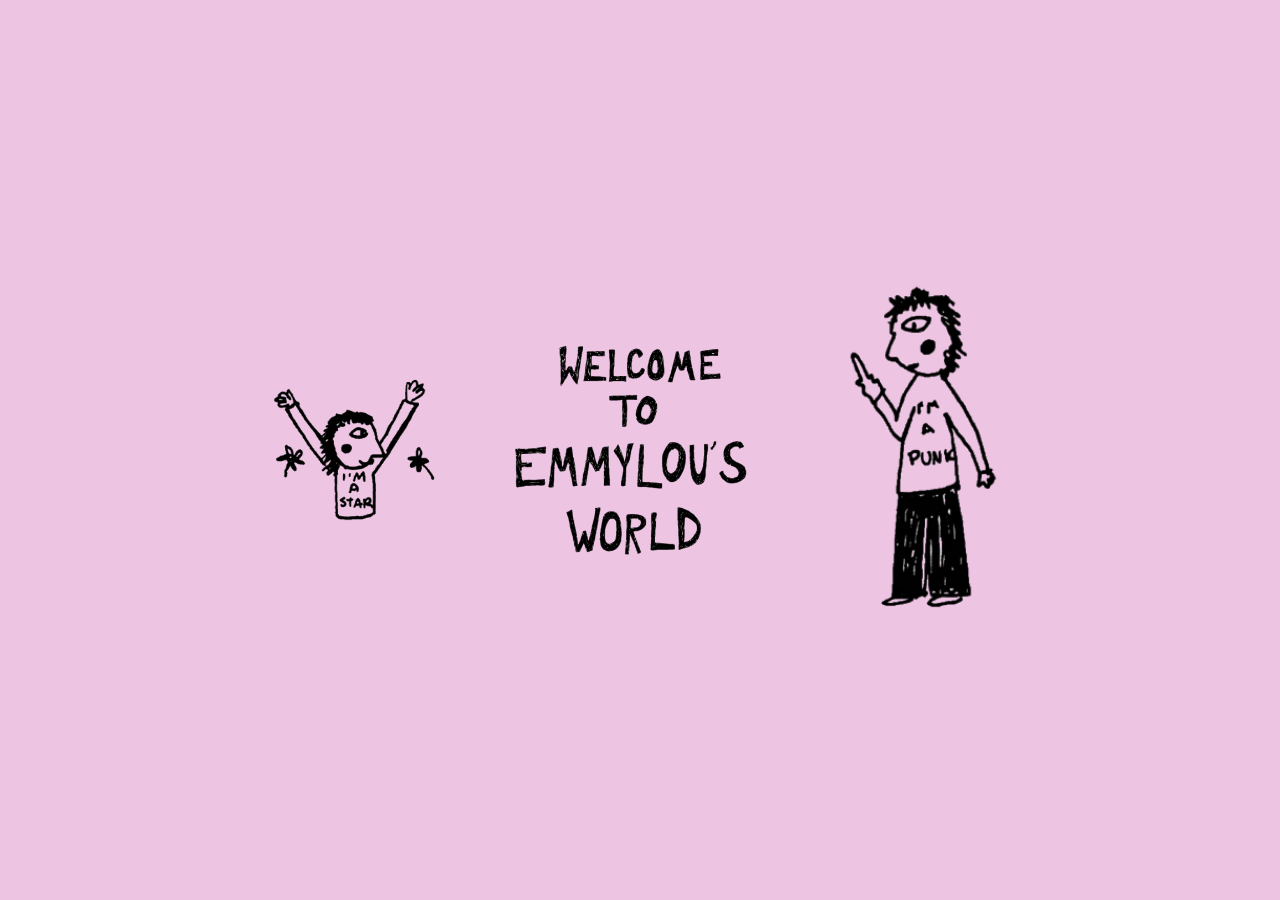
<file: index.html>
<!DOCTYPE html>
<html lang="en">
<head>
  <meta charset="UTF-8">
  <meta name="viewport" content="width=device-width, initial-scale=1.0">

  <!-- Pink URL bar on mobile -->
  <meta name="theme-color" content="#c8a4cc">

  <title>Emmylou's World</title>

  <meta name="description" content="Welcome to Emmylou's World.">
  <meta name="author" content="Emily Louise Rees">

  <!-- Social / Open Graph -->
  <meta property="og:type" content="website">
  <meta property="og:title" content="Emmylou's World">
  <meta property="og:description" content="Welcome to Emmylou's World.">
  <meta property="og:url" content="https://emmylourees.github.io/">
  <meta property="og:image" content="https://emmylourees.github.io/assets/images/hub/og_image.png">
  <meta name="twitter:card" content="summary_large_image">

  <!-- Shared design system -->
  <link rel="stylesheet" href="css/style.css">

  <style>
    /* -------------------------------------------------------
       Splash page styles
       The whole page is one big clickable link to the hub.
    ------------------------------------------------------- */

    /* Make the link fill the full viewport */
    .splash-link {
      display: block;
      width: 100%;
      min-height: 100vh;
    }

    /* Flex container: center the three images horizontally */
    .page {
      display: flex;
      align-items: center;
      justify-content: center;

      /* Some breathing room above and below on small screens */
      padding: 4vh 2vw;
      gap: 2vw;
    }

    /* Each image scales down on narrow screens */
    .splash-figure {
      width: clamp(80px, 15vw, 220px);
      height: auto;
    }

    .splash-title {
      width: clamp(140px, 25vw, 380px);
      height: auto;
    }

    /* Cursor hint */
    .splash-link {
      cursor: pointer;
    }

    /* Override the global a:hover opacity — whole-page link shouldn't dim */
    .splash-link:hover {
      opacity: 1;
    }

</style>
</head>

<body>

  <!--
    The entire page is wrapped in a single link.
    Clicking anywhere takes you to the hub.
  -->
  <a href="hub.html" class="splash-link" aria-label="Enter Emmylou's World">

    <div class="page">

      <!-- Left figure: person with arms raised, wearing "I'M A STAR" shirt -->
      <img
        class="splash-figure"
        src="assets/images/splash/figure_left.png"
        alt=""
        aria-hidden="true"
      >

      <!-- Centre: hand-lettered title "WELCOME TO EMMYLOU'S WORLD" -->
      <img
        class="splash-title"
        src="assets/images/splash/welcome_title.png"
        alt="Welcome to Emmylou's World"
      >

      <!-- Right figure: person pointing upward, wearing "I'M A PUNK" shirt -->
      <img
        class="splash-figure"
        src="assets/images/splash/figure_right.png"
        alt=""
        aria-hidden="true"
      >

    </div>

  </a>

</body>
</html>
</file>
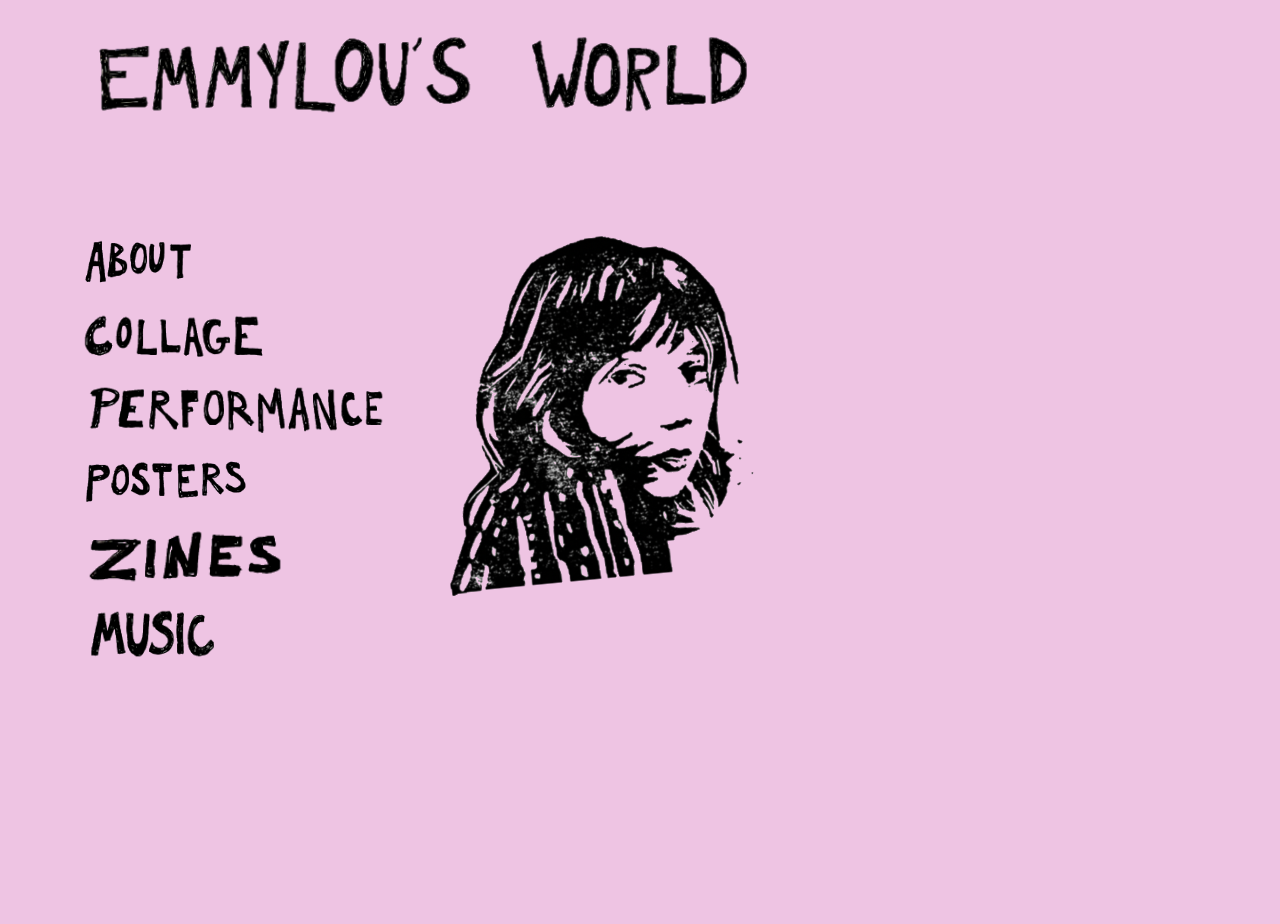
<file: hub.html>
<!DOCTYPE html>
<html lang="en">
<head>
  <meta charset="UTF-8">
  <meta name="viewport" content="width=device-width, initial-scale=1.0">

  <!-- Pink URL bar on mobile -->
  <meta name="theme-color" content="#c8a4cc">

  <title>Emmylou's World</title>

  <meta name="description" content="Art, posters, collage, performance, zines, and music by Emily Louise Rees.">
  <meta name="author" content="Emily Louise Rees">

  <!-- Social / Open Graph -->
  <meta property="og:type" content="website">
  <meta property="og:title" content="Emmylou's World">
  <meta property="og:description" content="Art, posters, collage, performance, zines, and music by Emily Louise Rees.">
  <meta property="og:url" content="https://emmylourees.github.io/hub.html">
  <meta property="og:image" content="https://emmylourees.github.io/assets/images/hub/og_image.png">
  <meta name="twitter:card" content="summary_large_image">

  <!-- Shared design system -->
  <link rel="stylesheet" href="css/style.css">

  <!-- Hub page styles -->
  <link rel="stylesheet" href="css/pages/hub.css">
</head>

<body>
  <div class="page">

    <!-- Hand-lettered title: "EMMYLOU'S WORLD" — links back to this page as the site logo -->
    <a href="hub.html" class="hub-logo hub-title">
      <img
        src="assets/images/hub/emmylous_world_logo.png"
        alt="Emmylou's World"
      >
    </a>

    <!-- Flex row: nav list on left, portrait on right -->
    <div class="hub-inner">

      <!-- Navigation list — all links are hand-lettered images -->
      <nav aria-label="Main navigation">
        <ul class="hub-nav">

          <li>
            <a href="pages/about.html">
              <img
                class="hub-nav-img"
                src="assets/images/hub/nav_about.png"
                alt="About"
                loading="lazy"
              >
            </a>
          </li>

          <li>
            <a href="pages/collage.html">
              <img
                class="hub-nav-img"
                src="assets/images/hub/nav_collage.png"
                alt="Collage"
                loading="lazy"
              >
            </a>
          </li>

          <li>
            <a href="pages/performance.html">
              <img
                class="hub-nav-img"
                src="assets/images/hub/nav_performance.png"
                alt="Performance"
                loading="lazy"
              >
            </a>
          </li>

          <li>
            <a href="pages/posters.html">
              <img
                class="hub-nav-img"
                src="assets/images/hub/nav_posters.png"
                alt="Posters"
                loading="lazy"
              >
            </a>
          </li>

          <li>
            <a href="pages/zines.html">
              <img
                class="hub-nav-img"
                src="assets/images/hub/nav_zines.png"
                alt="Zines"
                loading="lazy"
              >
            </a>
          </li>

          <li>
            <a href="pages/music.html">
              <img
                class="hub-nav-img"
                src="assets/images/hub/nav_music.png"
                alt="Music"
                loading="lazy"
              >
            </a>
          </li>

        </ul>
      </nav>

      <!-- Illustrated portrait of Emmylou. Gets a gentle random rotation on load. -->
      <img
        class="hub-portrait"
        src="assets/images/hub/me.png"
        alt="Portrait of Emmylou"
        data-rotate
      >

    </div><!-- /.hub-inner -->

  </div><!-- /.page -->

  <!-- Shared utilities: random rotation on data-rotate elements -->
  <script src="js/main.js"></script>
</body>
</html>
</file>
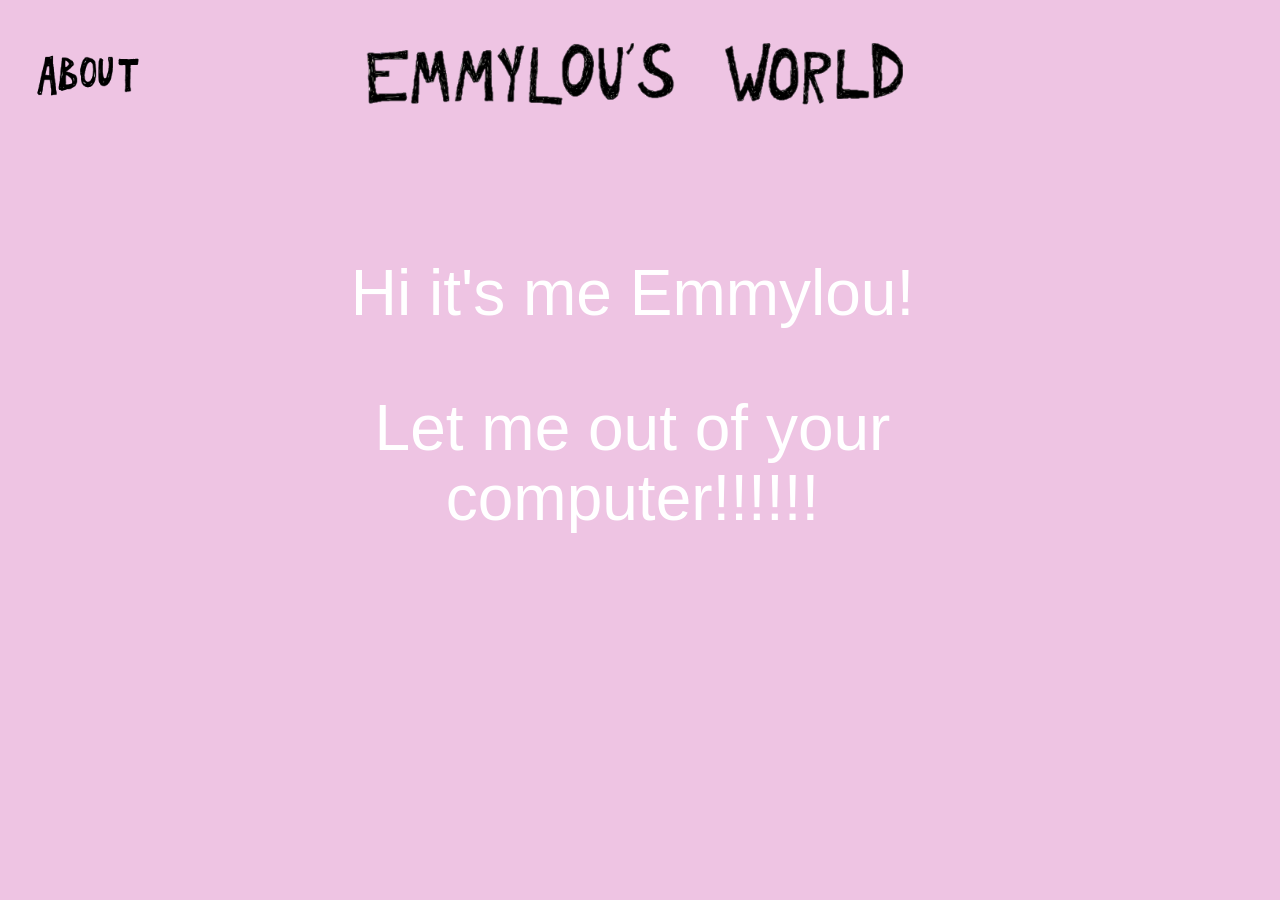
<file: pages/about.html>
<!DOCTYPE html>
<html lang="en">
<head>
  <meta charset="UTF-8">
  <meta name="viewport" content="width=device-width, initial-scale=1.0">

  <!-- Pink URL bar on mobile -->
  <meta name="theme-color" content="#c8a4cc">

  <title>About — Emmylou's World</title>

  <meta name="description" content="Hi it's me Emmylou!">
  <meta name="author" content="Emily Louise Rees">

  <!-- Social / Open Graph -->
  <meta property="og:type" content="website">
  <meta property="og:title" content="About — Emmylou's World">
  <meta property="og:description" content="Hi it's me Emmylou!">
  <meta property="og:url" content="https://emmylourees.github.io/pages/about.html">
  <meta property="og:image" content="https://emmylourees.github.io/assets/images/hub/og_image.png">
  <meta name="twitter:card" content="summary_large_image">

  <!-- Shared design system -->
  <link rel="stylesheet" href="../css/style.css">

  <!-- About page styles -->
  <link rel="stylesheet" href="../css/pages/about.css">
</head>

<body>
  <div class="page">

    <!-- Page header: section title left, site logo centre, right column empty to keep logo truly centred -->
    <div class="page-header">
      <img
        src="../assets/images/hub/nav_about.png"
        class="page-title"
        alt="About"
      >
      <a href="../hub.html" class="site-logo-link" aria-label="Back to Emmylou's World">
        <img
          src="../assets/images/hub/emmylous_world_logo.png"
          alt="Emmylou's World"
        >
      </a>
      <!-- Right column is intentionally empty to balance the 3-column header grid -->
      <div></div>
    </div>

    <!-- Two lines of text, centred on the pink field -->
    <div class="about-content">
      <p>Hi it's me Emmylou!</p>
      <p>Let me out of your<br>computer!!!!!!</p>
    </div>

  </div><!-- /.page -->

  <script src="../js/main.js"></script>
</body>
</html>
</file>
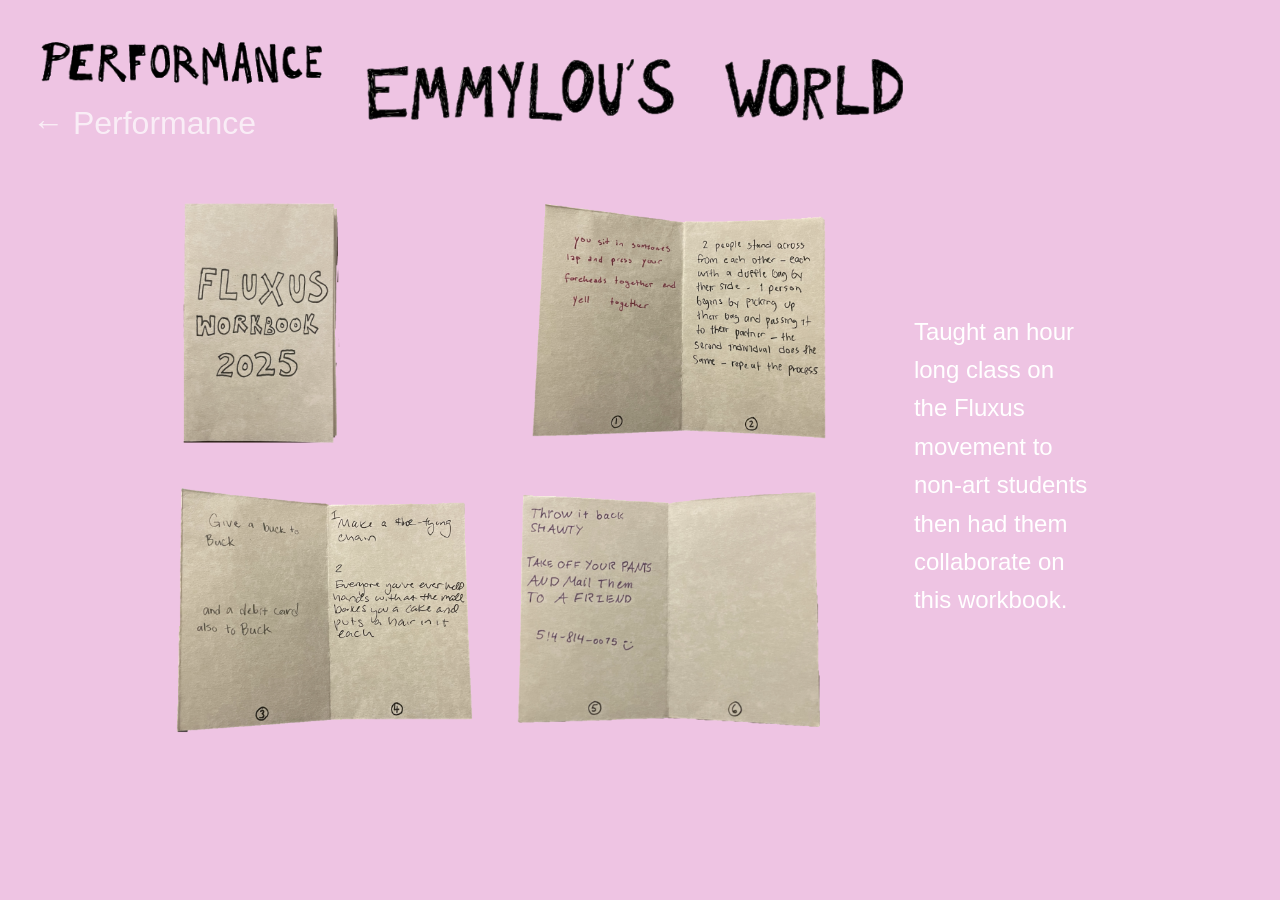
<file: pages/fluxus-class.html>
<!DOCTYPE html>
<html lang="en">
<head>
  <meta charset="UTF-8">
  <meta name="viewport" content="width=device-width, initial-scale=1.0">

  <!-- Pink URL bar on mobile -->
  <meta name="theme-color" content="#c8a4cc">

  <title>Fluxus Class — Emmylou's World</title>

  <meta name="description" content="I taught an hour-long class on the Fluxus movement to non-art students, then we made this workbook together.">
  <meta name="author" content="Emily Louise Rees">

  <!-- Social / Open Graph -->
  <meta property="og:type" content="website">
  <meta property="og:title" content="Fluxus Class — Emmylou's World">
  <meta property="og:description" content="I taught an hour-long class on the Fluxus movement to non-art students, then we made this workbook together.">
  <meta property="og:url" content="https://emmylourees.github.io/pages/fluxus-class.html">
  <meta property="og:image" content="https://emmylourees.github.io/assets/images/hub/og_image.png">
  <meta name="twitter:card" content="summary_large_image">

  <!-- Shared design system -->
  <link rel="stylesheet" href="../css/style.css">

  <!-- Fluxus Class page styles -->
  <link rel="stylesheet" href="../css/pages/fluxus-class.css">
</head>

<body>
  <div class="page">

    <!-- Page header: section title left, site logo centre, right column empty to keep logo truly centred -->
    <div class="page-header">
      <div class="page-title-group">
        <a href="performance.html">
          <img
            src="../assets/images/hub/nav_performance.png"
            class="page-title"
            alt="Performance"
          >
        </a>
        <a href="performance.html" class="back-link">← Performance</a>
      </div>
      <a href="../hub.html" class="site-logo-link" aria-label="Back to Emmylou's World">
        <img
          src="../assets/images/hub/emmylous_world_logo.png"
          alt="Emmylou's World"
        >
      </a>
      <!-- Right column intentionally empty to balance the 3-column header grid -->
      <div></div>
    </div>

    <!-- Images left, description right (vertically centred alongside the grid) -->
    <div class="fluxus-content">

      <div class="fluxus-images">
        <img src="../assets/images/performance/fluxus_class_4.png" alt="Fluxus workbook spread 4" loading="lazy">
        <img src="../assets/images/performance/fluxus_class_2.png" alt="Fluxus workbook spread 2" loading="lazy">
        <img src="../assets/images/performance/fluxus_class_3.png" alt="Fluxus workbook spread 3" loading="lazy">
        <img src="../assets/images/performance/fluxus_class_1.png" alt="Fluxus workbook spread 1" loading="lazy">
      </div>

      <p class="fluxus-description">Taught an hour long class on the Fluxus movement to non-art students then had them collaborate on this workbook.</p>

    </div><!-- /.fluxus-content -->

  </div><!-- /.page -->

  <script src="../js/main.js"></script>
</body>
</html>
</file>
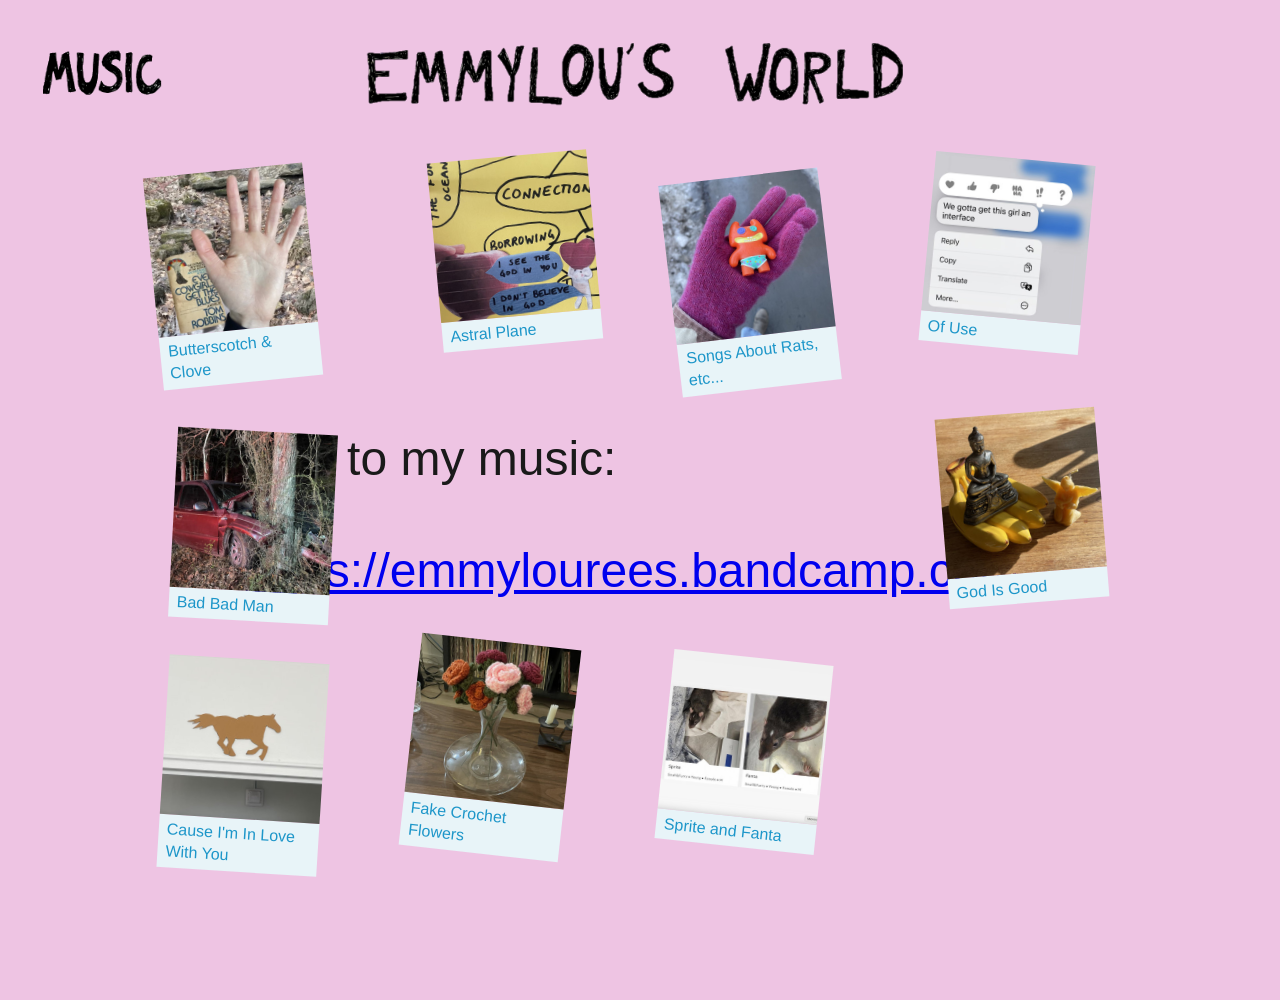
<file: pages/music.html>
<!DOCTYPE html>
<html lang="en">
<head>
  <meta charset="UTF-8">
  <meta name="viewport" content="width=device-width, initial-scale=1.0">

  <!-- Pink URL bar on mobile -->
  <meta name="theme-color" content="#c8a4cc">

  <title>Music — Emmylou's World</title>

  <meta name="description" content="My music is on Bandcamp. Here are my songs.">
  <meta name="author" content="Emily Louise Rees">

  <!-- Social / Open Graph -->
  <meta property="og:type" content="website">
  <meta property="og:title" content="Music — Emmylou's World">
  <meta property="og:description" content="My music is on Bandcamp. Here are my songs.">
  <meta property="og:url" content="https://emmylourees.github.io/pages/music.html">
  <meta property="og:image" content="https://emmylourees.github.io/assets/images/hub/og_image.png">
  <meta name="twitter:card" content="summary_large_image">

  <!-- Shared design system -->
  <link rel="stylesheet" href="../css/style.css">

  <!-- Music page styles -->
  <link rel="stylesheet" href="../css/pages/music.css">
</head>

<body>
  <div class="page">

    <!-- Page header: section title left, site logo centre, right column empty to keep logo truly centred -->
    <div class="page-header">
      <img
        src="../assets/images/hub/nav_music.png"
        class="page-title"
        alt="Music"
      >
      <a href="../hub.html" class="site-logo-link" aria-label="Back to Emmylou's World">
        <img
          src="../assets/images/hub/emmylous_world_logo.png"
          alt="Emmylou's World"
        >
      </a>
      <!-- Right column intentionally empty to balance the 3-column header grid -->
      <div></div>
    </div>

    <!--
      Song grid: 4 columns × 3 rows.
      Songs are ordered by release date. Slots (2,2) and (3,2) are reserved
      for the Bandcamp link — the .music-bandcamp div is explicitly placed there.

      Grid positions:
        (1,1) Butterscotch & Clove   (2,1) Astral Plane
        (3,1) Songs About Rats       (4,1) Of Use
        (1,2) Bad Bad Man            (2,2)+(3,2) [bandcamp text]   (4,2) God Is Good
        (1,3) Cause I'm In Love      (2,3) Fake Crochet Flowers    (3,3) Sprite and Fanta
        (4,3) [empty]
    -->
    <main class="music-grid">

      <!-- Row 1 -->
      <a href="https://emmylourees.bandcamp.com/track/butterscoth-clove"
         class="music-item" data-rotate target="_blank" rel="noopener noreferrer"
         style="--nudge: 8px">
        <img src="../assets/images/music/butterscotch_and_clove.jpg"
             alt="Butterscotch &amp; Clove"
             loading="lazy">
        <div class="music-label">Butterscotch &amp; Clove</div>
      </a>

      <a href="https://emmylourees.bandcamp.com/album/astral-plane"
         class="music-item" data-rotate target="_blank" rel="noopener noreferrer"
         style="--nudge: -6px">
        <img src="../assets/images/music/astral_plane.jpg"
             alt="Astral Plane"
             loading="lazy">
        <div class="music-label">Astral Plane</div>
      </a>

      <a href="https://emmylourees.bandcamp.com/album/songs-about-rats-etc"
         class="music-item" data-rotate target="_blank" rel="noopener noreferrer"
         style="--nudge: 14px">
        <img src="../assets/images/music/songs_about_rats.jpg"
             alt="Songs About Rats, etc..."
             loading="lazy">
        <div class="music-label">Songs About Rats, etc...</div>
      </a>

      <a href="https://emmylourees.bandcamp.com/track/of-use"
         class="music-item" data-rotate target="_blank" rel="noopener noreferrer"
         style="--nudge: -4px">
        <img src="../assets/images/music/of_use.jpg"
             alt="Of Use"
             loading="lazy">
        <div class="music-label">Of Use</div>
      </a>

      <!-- Row 2 -->
      <a href="https://emmylourees.bandcamp.com/track/bad-bad-man"
         class="music-item" data-rotate target="_blank" rel="noopener noreferrer"
         style="--nudge: 10px">
        <img src="../assets/images/music/bad_bad_man.jpg"
             alt="Bad Bad Man"
             loading="lazy">
        <div class="music-label">Bad Bad Man</div>
      </a>

      <!-- Bandcamp link: spans columns 2–3, row 2 -->
      <div class="music-bandcamp">
        <div class="music-bandcamp-inner">
          <p>Link to my music:</p>
          <a href="https://emmylourees.bandcamp.com" target="_blank" rel="noopener noreferrer">
            https://emmylourees.bandcamp.com
          </a>
        </div>
      </div>

      <a href="https://emmylourees.bandcamp.com/track/god-is-good"
         class="music-item" data-rotate target="_blank" rel="noopener noreferrer"
         style="--nudge: -8px">
        <img src="../assets/images/music/god_is_good.jpg"
             alt="God Is Good"
             loading="lazy">
        <div class="music-label">God Is Good</div>
      </a>

      <!-- Row 3 — column 4 is naturally empty -->
      <a href="https://emmylourees.bandcamp.com/track/cause-im-in-love-with-you"
         class="music-item" data-rotate target="_blank" rel="noopener noreferrer"
         style="--nudge: 6px">
        <img src="../assets/images/music/cause_im_in_love_with_you.jpg"
             alt="Cause I'm In Love With You"
             loading="lazy">
        <div class="music-label">Cause I'm In Love With You</div>
      </a>

      <a href="https://emmylourees.bandcamp.com/track/fake-crochet-flowers"
         class="music-item" data-rotate target="_blank" rel="noopener noreferrer"
         style="--nudge: -12px">
        <img src="../assets/images/music/fake_crochet_flowers.jpg"
             alt="Fake Crochet Flowers"
             loading="lazy">
        <div class="music-label">Fake Crochet Flowers</div>
      </a>

      <a href="https://emmylourees.bandcamp.com/track/sprite-and-fanta"
         class="music-item" data-rotate target="_blank" rel="noopener noreferrer"
         style="--nudge: 4px">
        <img src="../assets/images/music/sprite_and_fanta.jpg"
             alt="Sprite and Fanta"
             loading="lazy">
        <div class="music-label">Sprite and Fanta</div>
      </a>

    </main>

  </div><!-- /.page -->

  <script src="../js/main.js"></script>

  <!-- Scatter each song card to a random horizontal position within its grid cell.
       Keeps a 15px buffer from each cell edge so cards never crowd the gap between columns. -->
  <script>
    document.addEventListener('DOMContentLoaded', function () {
      if (window.innerWidth <= 900) return;

      var grid = document.querySelector('.music-grid');
      var items = grid.querySelectorAll('.music-item');
      var gridStyle = getComputedStyle(grid);
      var innerWidth = grid.clientWidth
        - parseFloat(gridStyle.paddingLeft)
        - parseFloat(gridStyle.paddingRight);
      var colGap = parseFloat(gridStyle.columnGap) || 32;
      var cellWidth = (innerWidth - colGap * 3) / 4;
      var minPad = 15;

      items.forEach(function (item) {
        var range = cellWidth - item.offsetWidth - minPad * 2;
        if (range > 0) {
          item.style.marginLeft = (minPad + Math.random() * range) + 'px';
        }
      });
    });
  </script>
</body>
</html>
</file>
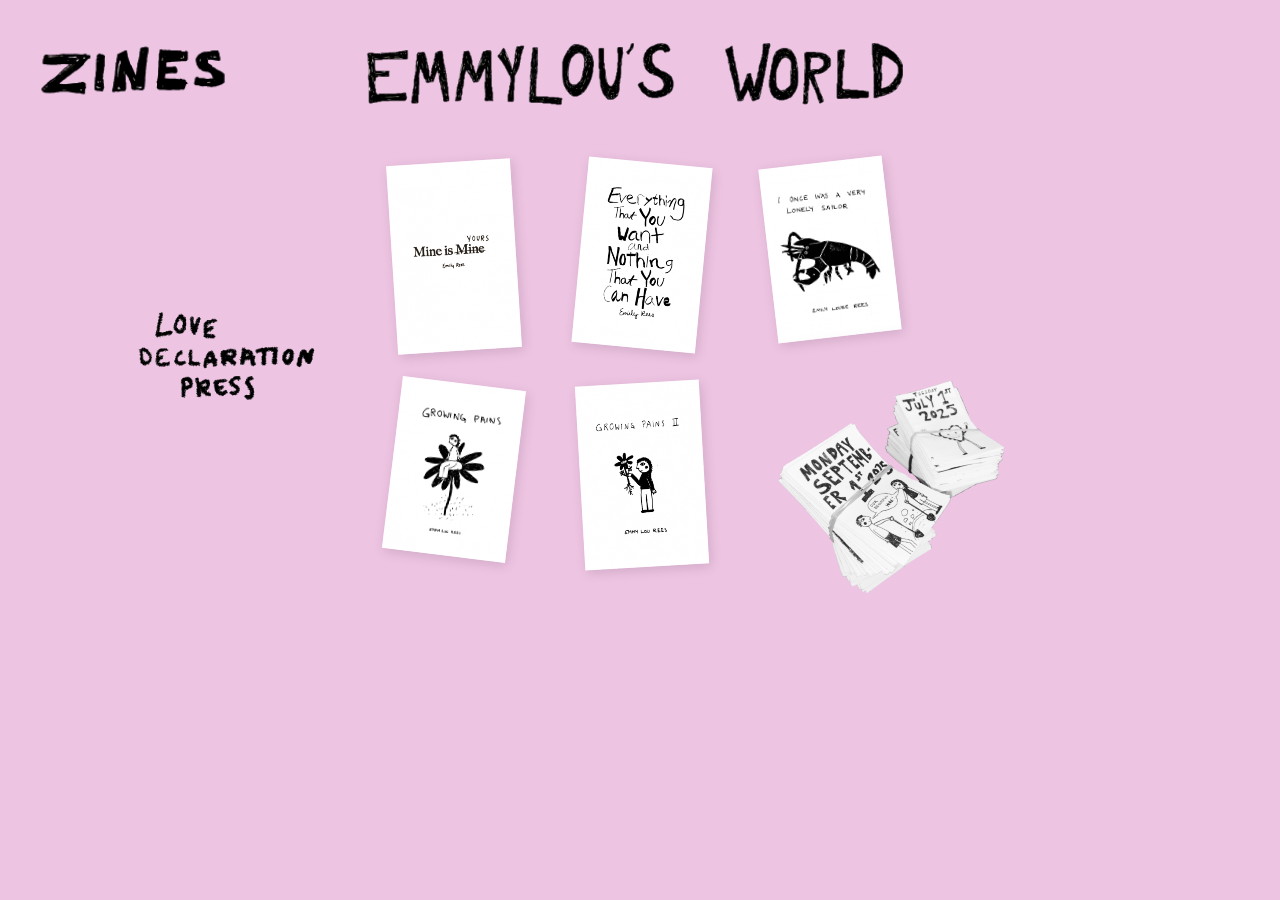
<file: pages/zines.html>
<!DOCTYPE html>
<html lang="en">
<head>
  <meta charset="UTF-8">
  <meta name="viewport" content="width=device-width, initial-scale=1.0">

  <!-- Pink URL bar on mobile -->
  <meta name="theme-color" content="#c8a4cc">

  <title>Zines — Emmylou's World</title>

  <meta name="description" content="Zines from Love Declaration Press. All hand-made.">
  <meta name="author" content="Emily Louise Rees">

  <!-- Social / Open Graph -->
  <meta property="og:type" content="website">
  <meta property="og:title" content="Zines — Emmylou's World">
  <meta property="og:description" content="Zines from Love Declaration Press. All hand-made.">
  <meta property="og:url" content="https://emmylourees.github.io/pages/zines.html">
  <meta property="og:image" content="https://emmylourees.github.io/assets/images/hub/og_image.png">
  <meta name="twitter:card" content="summary_large_image">

  <!-- Shared design system -->
  <link rel="stylesheet" href="../css/style.css">

  <!-- Zines page styles -->
  <link rel="stylesheet" href="../css/pages/zines.css">
</head>

<body>
  <div class="page">

    <!-- Page header: section title left, site logo centre, right column empty to keep logo truly centred -->
    <div class="page-header">
      <img
        src="../assets/images/hub/nav_zines.png"
        class="page-title"
        alt="Zines"
      >
      <a href="../hub.html" class="site-logo-link" aria-label="Back to Emmylou's World">
        <img
          src="../assets/images/hub/emmylous_world_logo.png"
          alt="Emmylou's World"
        >
      </a>
      <!-- Right column intentionally empty to balance the 3-column header grid -->
      <div></div>
    </div>

    <!-- Zines content: Love Declaration Press label on left, 3×2 grid on right -->
    <div class="zines-layout">

      <!-- Love Declaration Press — Emily's publishing imprint, not a section heading -->
      <div class="zines-ldp">
        <img
          src="../assets/images/zines/love_declaration_press.png"
          alt="Love Declaration Press"
          loading="lazy"
        >
      </div>

      <!-- 3×2 grid: 5 covers + daily zines at position (3,2) -->
      <div class="zines-grid">

        <img src="../assets/images/zines/mine_is_mine.png"
          alt="Mine is Mine"
          class="zine-cover"
          loading="lazy">

        <img src="../assets/images/zines/everything_you_want.png"
          alt="Everything You Want / Nothing That You Have"
          class="zine-cover"
          loading="lazy">

        <img src="../assets/images/zines/lonely_sailor.png"
          alt="I once was a very lonely sailor"
          class="zine-cover"
          loading="lazy">

        <img src="../assets/images/zines/growing_pains.png"
          alt="Growing Pains"
          class="zine-cover"
          loading="lazy">

        <img src="../assets/images/zines/growing_pains_2.png"
          alt="Growing Pains II"
          class="zine-cover"
          loading="lazy">

        <!-- Daily Zines at (3,2) — click opens popup -->
        <div class="popup-trigger zine-daily-trigger" data-popup="daily-zines-popup" tabindex="0" role="button" aria-label="View Daily Zines">
          <img
            src="../assets/images/zines/daily_zines.png"
            alt="Daily Zines"
            class="zine-daily"
            data-rotate
            loading="lazy"
          >
        </div>

      </div><!-- /.zines-grid -->

    </div><!-- /.zines-layout -->

  </div><!-- /.page -->

  <!-- Daily Zines popup -->
  <div class="popup-overlay popup-overlay--daily" id="daily-zines-popup" hidden role="dialog" aria-modal="true" tabindex="-1">
    <div class="popup-inner">
      <button class="popup-close" aria-label="Close">×</button>
      <img src="../assets/images/zines/daily_zines.png" alt="Daily Zines" loading="lazy">
      <p class="popup-text">Daily Zine<br>July 1st – Present</p>
    </div>
  </div>

  <script src="../js/main.js"></script>
  <script src="../js/popup.js"></script>

  <!-- Paired rotation: row 1 — (1,1)&(3,1) same direction, (2,1) opposite; row 2 — (1,2)&(2,2) opposite; (3,2) daily zines is random via data-rotate -->
  <script>
    document.addEventListener('DOMContentLoaded', function () {
      var covers = document.querySelectorAll('.zines-grid .zine-cover');
      function randDeg() { return (Math.random() * 4 + 3).toFixed(2); }

      var signA = Math.random() < 0.5 ? 1 : -1;
      covers[0].style.transform = 'rotate(' + (signA * randDeg()) + 'deg)';
      covers[1].style.transform = 'rotate(' + (-signA * randDeg()) + 'deg)';
      covers[2].style.transform = 'rotate(' + (signA * randDeg()) + 'deg)';

      var signB = Math.random() < 0.5 ? 1 : -1;
      covers[3].style.transform = 'rotate(' + (signB * randDeg()) + 'deg)';
      covers[4].style.transform = 'rotate(' + (-signB * randDeg()) + 'deg)';
    });
  </script>
</body>
</html>
</file>
<file: css/style.css>
/* Emmylou Rees - shared styles */

/* Variables */
:root {
  --pink:         #eec4e3;   /* page background */
  --pink-dark:    #c8a4cc;   /* use for theme-color meta tag on every page */
  --white:        #ffffff;
  --black:        #1a1a1a;

  --font-body:    'Helvetica Neue', Helvetica, Arial, sans-serif;
  --weight-light: 300;

  --text-base:    1.5rem;
  --text-sm:      1rem;
  --text-lg:      2rem;
  --text-xl:      4rem;
  --text-xs:      0.85rem;

  --space-sm:     1rem;
  --space-md:     2rem;
  --space-lg:     4rem;
  --space-xl:     8rem;

  --shadow-card:  2px 3px 12px rgba(0, 0, 0, 0.13);
}

/* Reset */
*, *::before, *::after {
  box-sizing: border-box;
  margin: 0;
  padding: 0;
}

/* Base */
html { height: 100%; scrollbar-gutter: stable; }

body {
  min-height: 100%;
  background-color: var(--pink);
  color: var(--white);
  font-family: var(--font-body);
  font-weight: var(--weight-light);
  font-size: var(--text-base);
  line-height: 1.4;
  -webkit-font-smoothing: antialiased;
  animation: fadeIn 0.4s ease;
}

@keyframes fadeIn {
  from { opacity: 0; }
  to   { opacity: 1; }
}

/* Images */
img {
  max-width: 100%;
  display: block;
}

/* Links */
a {
  color: inherit;
  text-decoration: none;
}

a:hover { opacity: 0.7; }

/* Page wrapper */
.page {
  width: 100%;
  min-height: 100vh;
  position: relative;
}

/* Small white caption text. Used on Performance page and anywhere else captions appear. */
.caption {
  font-size: 1.25rem;
  font-weight: var(--weight-light);
  color: var(--white);
}

/* Reduced motion */
@media (prefers-reduced-motion: reduce) {
  body { animation: none; }
}

/* -------------------------------------------------------
   Lightbox overlay
   Used by: posters page (click to enlarge)
   Usage: add class="lightbox-trigger" and data-src="path/to/image.jpg"
   to any <img> or <a> you want to open in the lightbox.
   js/lightbox.js handles open/close behaviour.
------------------------------------------------------- */

.lightbox-overlay {
  /* Hidden by default; shown by JS when a trigger is clicked */
  display: none;
  position: fixed;
  inset: 0;                      /* covers full viewport */
  background: rgba(0, 0, 0, 0.80);
  z-index: 1000;
  align-items: center;
  justify-content: center;
  cursor: zoom-out;
}

/* JS adds this class to show the overlay */
.lightbox-overlay.is-open {
  display: flex;
}

.lightbox-inner {
  position: relative;
  display: inline-block;
}

.lightbox-inner img {
  /* Image fills most of the viewport but never overflows */
  max-width:  90vw;
  max-height: 90vh;
  object-fit: contain;
  cursor: default;               /* image itself is not a close target */
  box-shadow: 0 4px 32px rgba(0, 0, 0, 0.5);
  display: block;
}

.lightbox-close {
  position: absolute;
  top: 0;
  right: 0;
  transform: translate(50%, -50%);
  background: none;
  border: none;
  color: var(--white);
  font-size: var(--text-lg);
  cursor: pointer;
  line-height: 1;
  padding: 0.25rem 0.5rem;
  opacity: 0.7;
}

.lightbox-close:hover {
  opacity: 1;
}

/* -------------------------------------------------------
   Popup overlay
   Used by: performance page (Jack & Allen, Hole, Jeans Funeral)
   Usage: add class="popup-trigger" and data-popup="popup-id"
   to the trigger element. Add a matching <div class="popup-overlay"
   id="popup-id" hidden> with .popup-inner content inside it.
   js/popup.js handles open/close behaviour.
------------------------------------------------------- */

.popup-overlay {
  position: fixed;
  inset: 0;
  background: rgba(0, 0, 0, 0.55);
  display: flex;
  align-items: center;
  justify-content: center;
  z-index: 100;
  padding: var(--space-md);
}

.popup-overlay[hidden] {
  display: none;
}

.popup-inner {
  background: var(--pink);
  max-width: clamp(280px, 90vw, 520px);
  width: 100%;
  max-height: 90vh;
  overflow-y: auto;
  padding: var(--space-md);
  position: relative;
}

.popup-inner img {
  width: 100%;
  height: auto;
  display: block;
}

.popup-text {
  color: var(--white);
  font-size: var(--text-base);
  font-weight: var(--weight-light);
  margin-top: var(--space-md);
  text-align: center;
  line-height: 1.6;
}

.popup-close {
  position: absolute;
  top: 0.75rem;
  right: 0.75rem;
  background: none;
  border: none;
  color: var(--white);
  font-size: var(--text-base);
  cursor: pointer;
  line-height: 1;
  padding: 0.75rem 1rem;
  opacity: 0.7;
}

.popup-close:hover {
  opacity: 1;
}

.popup-trigger {
  cursor: pointer;
}

/* -------------------------------------------------------
   Section page header
   Used by: about, collage, performance, posters, fluxus-class.
   Three-column grid: section title left, site logo centred,
   empty right column for balance. Collapses to a flex column
   on smaller screens (logo on top, title below).
------------------------------------------------------- */

.page-header {
  display: grid;
  grid-template-columns: 1fr auto 1fr;
  align-items: center;
  padding: var(--space-md) var(--space-md) var(--space-sm);
}

.page-title {
  height: clamp(44px, 4.8vw, 83px); /* 75% of logo rendered height */
  width: auto;
  max-width: 100%;
  justify-self: start;
}

.site-logo-link {
  display: block;
}

.site-logo-link img {
  width: clamp(400px, 44vw, 760px);
  height: auto;
}

.site-logo-link:hover {
  opacity: 0.85;
}

@media (max-width: 900px) {
  /* Stack header: logo on top, title below */
  .page-header {
    display: flex;
    flex-direction: column;
    align-items: center;
    gap: var(--space-sm);
  }

  .site-logo-link {
    order: 1;
  }

  .site-logo-link img {
    width: clamp(200px, 85vw, 400px);
  }

  /* Title at 75% of mobile logo height */
  .page-title {
    order: 2;
    height: clamp(22px, 9.3vw, 44px);
  }

  /* Hide the grid-balancing spacer */
  .page-header > div:last-child {
    display: none;
  }
}

@media (max-width: 700px) {
  .page-header {
    padding: var(--space-sm);
  }
}
</file>
<file: css/pages/hub.css>
/* Hub page styles */

/* -------------------------------------------------------
   Layout
   Flex row: nav column on the left, portrait on the right.
   Content anchors to the upper-left with generous padding
   so it doesn't feel cramped, matching the screenshot.
------------------------------------------------------- */
.hub-inner {
  display: flex;
  flex-direction: row;
  align-items: flex-start;
  padding: 5rem 3rem 3rem 5rem;
  gap: 2rem;
}

/* -------------------------------------------------------
   Title
   "EMMYLOU'S WORLD" hand-lettered image.
   Sits above the nav/portrait row.
------------------------------------------------------- */
.hub-title {
  display: block;
  width: clamp(340px, 58vw, 680px);
  height: auto;
  margin-bottom: 1.5rem;
  margin-left: 5rem;
  margin-top: 1.5rem;
}

/* -------------------------------------------------------
   Logo link
   Wraps the "EMMYLOU'S WORLD" title image so it links back
   to hub.html and acts as a site logo.
------------------------------------------------------- */
.hub-logo {
  display: block;
  text-decoration: none;
}

.hub-logo:hover {
  opacity: 0.85;
}

/* -------------------------------------------------------
   Nav column
   Stacked list of hand-lettered section links.
   Each nav item is an image wrapped in an anchor.
------------------------------------------------------- */
.hub-nav {
  list-style: none;
  display: flex;
  flex-direction: column;
  gap: 0.15rem;     /* tight vertical rhythm, matching screenshot */
}

/* The anchor around each nav image */
.hub-nav a {
  display: inline-block;  /* shrink-wrap to image width */
}

/* Override global a:hover — Emily's hand-lettered art should dim gently */
.hub-nav a:hover {
  opacity: 0.85;
}

/* Each hand-lettered nav word — height-controlled so all items match Performance's rendered height */
.hub-nav-img {
  display: block;
  height: clamp(44px, 5vw, 74px);
  width: auto;
}

/* -------------------------------------------------------
   Portrait
   Illustrated portrait to the right of the nav list.
   Sits at the top of the flex row (align-items: flex-start).
------------------------------------------------------- */
.hub-portrait {
  display: block;
  width: clamp(160px, 26vw, 380px);
  height: auto;
  margin-top: 0.25rem;  /* slight nudge so it reads as optically aligned */
}

/* -------------------------------------------------------
   Responsive
   On narrow screens, portrait moves below the nav list
   so both remain readable.
------------------------------------------------------- */
@media (max-width: 500px) {
  .hub-inner {
    flex-direction: column;
    padding: 2rem 1.5rem;
    gap: 1.5rem;
  }

  .hub-title {
    margin-left: 1.5rem;
    margin-top: 1rem;
    max-width: calc(100% - 3rem); /* fills near-100% on very narrow screens */
  }

  .hub-portrait {
    width: clamp(100px, 45vw, 200px);
    order: -1;  /* portrait above nav list on narrow screens */
  }
}
</file>
<file: css/pages/about.css>
/* About page styles */

/* -------------------------------------------------------
   About content
   Fills all remaining viewport height after the header
   and centres the two lines of text.
------------------------------------------------------- */
.page {
  display: flex;
  flex-direction: column;
}

.about-content {
  flex: 1;
  display: flex;
  flex-direction: column;
  align-items: center;
  justify-content: center;
  text-align: center;
  padding: var(--space-md);
  padding-bottom: 30vh;
}

.about-content p {
  color: var(--white);
  font-size: var(--text-xl);
  font-weight: var(--weight-light);
  line-height: 1.1;
}

.about-content p + p {
  margin-top: var(--space-lg);
}

@media (max-width: 700px) {
  .about-content p {
    font-size: var(--text-lg);
  }
}
</file>
<file: css/pages/fluxus-class.css>
/* Fluxus Class sub-page styles */

/* Wraps the title image and back-link in the left header column */
.page-title-group {
  justify-self: start;
}

.back-link {
  display: block;
  margin-top: calc(var(--space-sm) * 0.5);
  font-size: var(--text-lg);
  font-weight: var(--weight-light);
  color: var(--white);
  opacity: 0.7;
}

.back-link:hover {
  opacity: 1;
}

/* Outer wrapper: image grid left, description text right, text vertically centred */
.fluxus-content {
  display: grid;
  grid-template-columns: auto auto;
  align-items: center;
  justify-content: center;
  gap: var(--space-lg);
  padding: var(--space-md) var(--space-md) var(--space-xl);
}

/* 2x2 image grid, order: 4 2 / 3 1 */
.fluxus-images {
  display: grid;
  grid-template-columns: auto auto;
  gap: var(--space-md);
}

.fluxus-images img {
  height: clamp(160px, 20vw, 368px);
  width: auto;
  display: block;
}

/* Description sits to the right, vertically centred alongside the image grid */
.fluxus-description {
  width: clamp(160px, 14vw, 200px);
  color: var(--white);
  font-size: var(--text-base);
  font-weight: var(--weight-light);
  line-height: 1.6;
}

@media (max-width: 900px) {
  /* Title group (title img + back-link) stacks below logo on mobile */
  .page-title-group {
    order: 2;
    text-align: center;
  }

  /* Stack image grid above description; switch images to fluid width */
  .fluxus-content {
    grid-template-columns: 1fr;
  }

  .fluxus-description {
    width: auto;
  }

  .fluxus-images {
    grid-template-columns: repeat(2, 1fr);
  }

  .fluxus-images img {
    height: auto;
    width: 100%;
  }
}

@media (max-width: 700px) {
  .fluxus-content {
    grid-template-columns: 1fr;
    gap: var(--space-md);
    padding: var(--space-sm) var(--space-md) var(--space-lg);
  }

  .fluxus-description {
    order: -1;
  }

  .fluxus-images {
    grid-template-columns: 1fr;
  }

  .fluxus-images img {
    height: auto;
    width: 100%;
  }
}
</file>
<file: css/pages/music.css>
/* Music page styles */

/* -------------------------------------------------------
   4-column song grid.
   Songs are ordered by release date. The .music-bandcamp
   text block is explicitly placed at columns 2-3, row 2.
   Column 4 of row 3 is naturally empty.
------------------------------------------------------- */
.music-grid {
  display: grid;
  grid-template-columns: repeat(4, 1fr);
  gap: var(--space-md);
  padding: var(--space-md) var(--space-xl) var(--space-xl);
  align-items: start;
  justify-items: start; /* JS scatter script controls horizontal position within each cell */
}

/* -------------------------------------------------------
   Each song: a linked card (image + label that rotate together).
   --nudge shifts the card vertically within its cell for scatter.
   data-rotate on the element applies a 3-7° random tilt via main.js.
------------------------------------------------------- */
.music-item {
  display: block;
  text-decoration: none;
  margin-top: var(--nudge, 0px);
  width: clamp(160px, 11vw, 220px); /* small card that scales with viewport */
}

.music-item img {
  width: 100%;
  height: auto;
  display: block;
}

/* Song title label — approximates Bandcamp's light-blue-grey strip.
   Colors sampled visually from the Bandcamp page: adjust if needed.
   Background: #e8f4f8 / Text: #1d96c9 */
.music-label {
  background: #e8f4f8;
  color: #1d96c9;
  font-family: var(--font-body);
  font-weight: var(--weight-light);
  font-size: var(--text-sm);
  padding: 4px 8px;
  line-height: 1.4;
}

/* -------------------------------------------------------
   Bandcamp link block — spans columns 2-3, row 2.
   Centred vertically and horizontally within that 2-cell area.
------------------------------------------------------- */
.music-bandcamp {
  grid-column: 2 / 4;
  grid-row: 2;
  justify-self: stretch; /* override grid's justify-items: center */
  display: flex;
  flex-direction: column;
  justify-content: center;
  align-items: center; /* centres the inner group horizontally */
  font-family: var(--font-body);
  font-weight: var(--weight-light);
  font-size: calc(var(--text-base) * 2); /* 3rem */
  line-height: 1.6;
}

/* Inner wrapper: left-aligns the two lines with each other */
.music-bandcamp-inner {
  display: flex;
  flex-direction: column;
  align-items: flex-start;
}

.music-bandcamp p {
  color: var(--black);
  margin: 0 0 0.75em 0; /* extra gap before the link */
}

/* Classic internet link style — blue, underlined */
.music-bandcamp a {
  color: #0000EE;
  text-decoration: underline;
}

/* Prevent rotation-caused scroll space */
.page {
  overflow: clip;
}

/* -------------------------------------------------------
   Mobile: 2-column grid. Cards fill their cells.
   Bandcamp link spans full width and moves to the end.
   Nudges, explicit grid placement, and scatter JS all reset.
------------------------------------------------------- */
@media (max-width: 900px) {
  .music-grid {
    grid-template-columns: repeat(2, 1fr);
    padding: var(--space-sm) var(--space-sm) var(--space-lg);
    gap: var(--space-sm);
    justify-items: stretch;
  }

  .music-item {
    --nudge: 0px;
    width: 100%;
  }

  .music-bandcamp {
    grid-column: 1 / -1;
    grid-row: auto;
    order: -1; /* floats to the top on mobile */
    align-items: flex-start;
    padding: 0 0 var(--space-sm);
    font-size: var(--text-sm); /* 1rem — half the mobile size */
  }

  .music-bandcamp p {
    margin-bottom: 0;
  }
}
</file>
<file: css/pages/zines.css>
/* Zines page styles */

/* -------------------------------------------------------
   Main layout: LDP label on the left, 3×2 grid on the right.
   Left-aligned (no auto margin) so extra space falls on the
   right — as if there's an invisible 4th column there.
------------------------------------------------------- */
.zines-layout {
  display: flex;
  align-items: center;
  gap: var(--space-lg);
  padding: var(--space-md) var(--space-xl) var(--space-xl);
  margin: 0;
}

/* -------------------------------------------------------
   Love Declaration Press imprint label — twice original size
------------------------------------------------------- */
.zines-ldp {
  flex-shrink: 0;
}

.zines-ldp img {
  width: clamp(200px, 15vw, 390px);
  height: auto;
  display: block;
}

/* -------------------------------------------------------
   3×2 grid: 5 covers + daily zines at (3,2).
   column-gap is larger than row-gap for breathing room.
------------------------------------------------------- */
.zines-grid {
  display: grid;
  grid-template-columns: repeat(3, 1fr);
  column-gap: var(--space-lg);
  row-gap: var(--space-md);
  flex: 1;
  max-width: clamp(500px, 37vw, 950px);
}

/* White paper sitting on the pink surface */
.zine-cover {
  width: 100%;
  height: auto;
  display: block;
  box-shadow: var(--shadow-card);
}

/* Daily Zines trigger — scaled 2× from top-left, overflows into the empty right space */
.zine-daily-trigger {
  display: block;
  transform: scale(2);
  transform-origin: top left;
}

.zine-daily-trigger:hover {
  opacity: 0.85;
}

/* Clip scale overflow on both axes to prevent extra scroll space */
.page {
  overflow: clip;
}

.zine-daily {
  width: 100%;
  height: auto;
  display: block;
}

/* -------------------------------------------------------
   Daily Zines popup — wider inner panel for comfortable viewing
------------------------------------------------------- */
.popup-overlay--daily .popup-inner {
  max-width: clamp(320px, 80vw, 760px);
}

/* -------------------------------------------------------
   Mobile: stack at header breakpoint
------------------------------------------------------- */
@media (max-width: 900px) {
  .zines-layout {
    flex-direction: column;
    align-items: center;
    gap: var(--space-md);
    padding: var(--space-md) var(--space-md) var(--space-lg);
  }

  .zines-ldp img {
    width: clamp(120px, 35vw, 200px);
  }

  /* No empty right space on mobile — show daily zines at normal grid-cell size */
  .zine-daily-trigger {
    transform: none;
  }
}

@media (max-width: 600px) {
  .zines-grid {
    grid-template-columns: repeat(2, 1fr);
    column-gap: var(--space-md);
    row-gap: var(--space-sm);
  }
}
</file>
